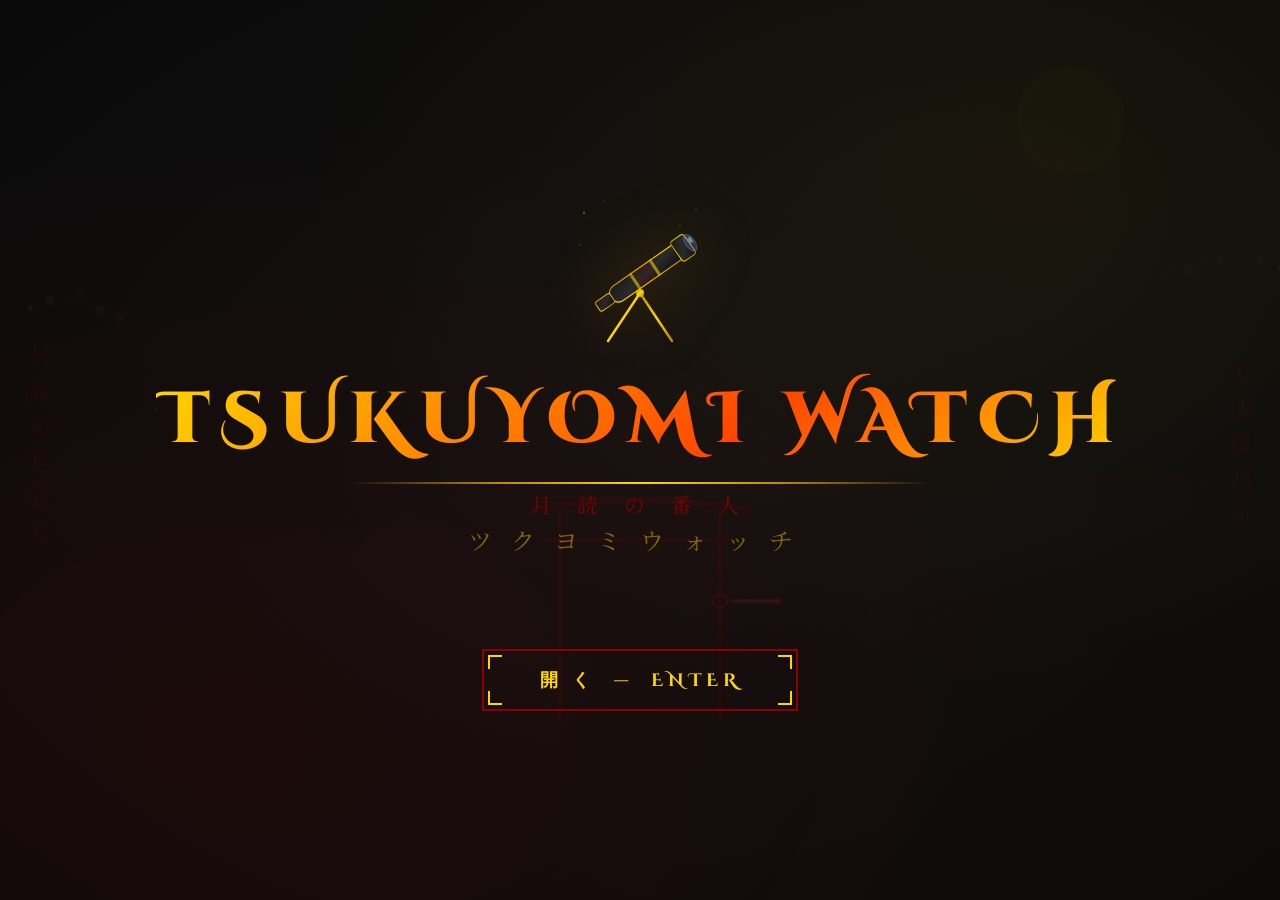
<file: index.html>
<!DOCTYPE html>
<html lang="en">
<head>
  <meta charset="UTF-8" />
  <meta name="viewport" content="width=device-width, initial-scale=1.0" />
  <title>TSUKUYOMI WATCH</title>
  <style>
    /* ═══════════════════════════════════════════
       FONTS
    ═══════════════════════════════════════════ */
    @import url('https://fonts.googleapis.com/css2?family=Cinzel+Decorative:wght@400;700;900&family=Noto+Serif+JP:wght@400;700;900&family=Sawarabi+Mincho&display=swap');

    /* ═══════════════════════════════════════════
       RESET & BASE
    ═══════════════════════════════════════════ */
    *, *::before, *::after { margin: 0; padding: 0; box-sizing: border-box; }

    body {
      min-height: 100vh;
      overflow-x: hidden;
      background: #0a0a0a;
      color: #f5e6c8;
      font-family: 'Sawarabi Mincho', 'Noto Serif JP', serif;
    }

    /* ═══════════════════════════════════════════
       BACKGROUND — layered ink-wash + torii
    ═══════════════════════════════════════════ */
    .bg-layer {
      position: fixed; inset: 0; z-index: 0; pointer-events: none;
    }

    /* ink-wash gradient */
    .bg-ink {
      background:
        radial-gradient(ellipse at 20% 80%, rgba(139,0,0,0.12) 0%, transparent 60%),
        radial-gradient(ellipse at 80% 20%, rgba(184,134,11,0.08) 0%, transparent 50%),
        radial-gradient(ellipse at 50% 50%, #111 0%, #0a0a0a 100%);
    }

    /* SVG scene layer */
    .bg-scene { opacity: 0.18; }

    /* floating cherry-blossom petals */
    .petal {
      position: fixed;
      width: 12px; height: 12px;
      background: radial-gradient(ellipse at 30% 30%, #ffb7c5, #c9506b);
      border-radius: 50% 0 50% 0;
      opacity: 0;
      z-index: 1;
      pointer-events: none;
      animation: petalFall linear infinite;
    }

    @keyframes petalFall {
      0%   { opacity: 0; transform: translateY(-20px) rotate(0deg) scale(0.8); }
      10%  { opacity: 0.7; }
      90%  { opacity: 0.5; }
      100% { opacity: 0; transform: translateY(105vh) rotate(720deg) scale(0.4); }
    }

    /* ═══════════════════════════════════════════
       MAIN CONTENT
    ═══════════════════════════════════════════ */
    .main-wrapper {
      position: relative;
      z-index: 2;
      display: flex;
      flex-direction: column;
      align-items: center;
      justify-content: center;
      min-height: 100vh;
      padding: 2rem;
      text-align: center;
    }

    /* ── Telescope SVG ── */
    .telescope-container {
      margin-bottom: 1.2rem;
      filter: drop-shadow(0 0 30px rgba(184,134,11,0.3));
      animation: floatTelescope 4s ease-in-out infinite;
    }

    @keyframes floatTelescope {
      0%, 100% { transform: translateY(0); }
      50%      { transform: translateY(-10px); }
    }

    /* ── App Title ── */
    .app-title {
      font-family: 'Cinzel Decorative', serif;
      font-size: clamp(2.2rem, 6vw, 4.5rem);
      font-weight: 900;
      letter-spacing: 0.15em;
      background: linear-gradient(135deg, #ffd700 0%, #ff4500 30%, #ffd700 50%, #ff4500 70%, #ffd700 100%);
      background-size: 200% 200%;
      -webkit-background-clip: text;
      -webkit-text-fill-color: transparent;
      background-clip: text;
      animation: shimmerGold 4s ease-in-out infinite;
      text-shadow: none;
      position: relative;
    }

    .app-title::after {
      content: '';
      display: block;
      width: 60%;
      height: 2px;
      margin: 0.8rem auto 0;
      background: linear-gradient(90deg, transparent, #b8860b, #ffd700, #b8860b, transparent);
    }

    @keyframes shimmerGold {
      0%   { background-position: 0% 50%; }
      50%  { background-position: 100% 50%; }
      100% { background-position: 0% 50%; }
    }

    /* subtitle kanji */
    .subtitle {
      font-family: 'Noto Serif JP', serif;
      font-size: clamp(0.9rem, 2vw, 1.3rem);
      color: #8b0000;
      letter-spacing: 0.5em;
      margin-top: 0.3rem;
      opacity: 0.85;
    }

    .subtitle-jp {
      font-family: 'Noto Serif JP', serif;
      font-size: clamp(1rem, 2.5vw, 1.5rem);
      color: rgba(255,215,0,0.45);
      letter-spacing: 0.8em;
      margin-top: 0.2rem;
    }

    /* ── Katana divider ── */
    .katana-divider {
      width: min(320px, 80vw);
      margin: 2rem auto;
      opacity: 0.5;
    }

    /* ── Enter Button ── */
    .enter-btn {
      position: relative;
      padding: 1rem 3.5rem;
      font-family: 'Cinzel Decorative', serif;
      font-size: 1.15rem;
      font-weight: 700;
      letter-spacing: 0.25em;
      color: #ffd700;
      background: transparent;
      border: 2px solid #8b0000;
      cursor: pointer;
      overflow: hidden;
      transition: all 0.4s ease;
    }

    .enter-btn::before {
      content: '';
      position: absolute; inset: 0;
      background: linear-gradient(135deg, rgba(139,0,0,0.3), rgba(184,134,11,0.15));
      opacity: 0;
      transition: opacity 0.4s ease;
    }

    .enter-btn:hover::before { opacity: 1; }

    .enter-btn:hover {
      border-color: #ffd700;
      box-shadow:
        0 0 20px rgba(255,215,0,0.15),
        inset 0 0 20px rgba(139,0,0,0.1);
      transform: scale(1.04);
    }

    .enter-btn span { position: relative; z-index: 1; }

    /* corner accents on button */
    .enter-btn .corner {
      position: absolute;
      width: 14px; height: 14px;
      border-color: #ffd700;
      border-style: solid;
      transition: all 0.4s ease;
    }
    .enter-btn .corner.tl { top: 4px; left: 4px; border-width: 2px 0 0 2px; }
    .enter-btn .corner.tr { top: 4px; right: 4px; border-width: 2px 2px 0 0; }
    .enter-btn .corner.bl { bottom: 4px; left: 4px; border-width: 0 0 2px 2px; }
    .enter-btn .corner.br { bottom: 4px; right: 4px; border-width: 0 2px 2px 0; }

    .enter-btn:hover .corner { width: 20px; height: 20px; }

    /* ═══════════════════════════════════════════
       MODAL OVERLAY
    ═══════════════════════════════════════════ */
    .modal-overlay {
      position: fixed; inset: 0;
      z-index: 100;
      display: flex; align-items: center; justify-content: center;
      background: rgba(0,0,0,0.85);
      backdrop-filter: blur(6px);
      opacity: 0;
      visibility: hidden;
      transition: opacity 0.5s ease, visibility 0.5s ease;
    }

    .modal-overlay.active {
      opacity: 1; visibility: visible;
    }

    .modal-box {
      position: relative;
      width: min(650px, 92vw);
      background:
        linear-gradient(145deg, rgba(20,10,10,0.97), rgba(10,5,5,0.99));
      border: 1px solid rgba(139,0,0,0.5);
      padding: 2.5rem 2rem 2rem;
      transform: translateY(30px) scale(0.95);
      transition: transform 0.5s ease;
    }

    .modal-overlay.active .modal-box {
      transform: translateY(0) scale(1);
    }

    /* decorative corners */
    .modal-box::before, .modal-box::after {
      content: '';
      position: absolute;
      width: 30px; height: 30px;
      border-color: #ffd700;
      border-style: solid;
    }
    .modal-box::before { top: 8px; left: 8px; border-width: 2px 0 0 2px; }
    .modal-box::after  { bottom: 8px; right: 8px; border-width: 0 2px 2px 0; }

    .modal-title {
      font-family: 'Cinzel Decorative', serif;
      font-size: 1.3rem;
      color: #ffd700;
      text-align: center;
      letter-spacing: 0.2em;
      margin-bottom: 1.8rem;
    }

    .modal-title::after {
      content: '';
      display: block;
      width: 50%;
      height: 1px;
      margin: 0.6rem auto 0;
      background: linear-gradient(90deg, transparent, #8b0000, transparent);
    }

    /* close button */
    .modal-close {
      position: absolute; top: 12px; right: 16px;
      background: none; border: none;
      color: #8b0000;
      font-size: 1.8rem;
      cursor: pointer;
      transition: color 0.3s, transform 0.3s;
      font-family: serif;
      line-height: 1;
    }
    .modal-close:hover { color: #ffd700; transform: rotate(90deg); }

    /* ── Navigation Table ── */
    .nav-table {
      width: 100%;
      border-collapse: collapse;
    }

    .nav-table tr {
      transition: background 0.3s ease;
    }

    .nav-table tr:hover {
      background: rgba(139,0,0,0.15);
    }

    .nav-table td {
      padding: 0;
    }

    .nav-link {
      display: flex;
      align-items: center;
      gap: 1rem;
      padding: 1rem 1.2rem;
      text-decoration: none;
      color: #f5e6c8;
      border-bottom: 1px solid rgba(139,0,0,0.2);
      transition: all 0.3s ease;
    }

    .nav-link:hover {
      color: #ffd700;
      padding-left: 1.8rem;
    }

    .nav-link:hover .nav-icon { color: #ffd700; }

    .nav-icon {
      font-size: 1.6rem;
      width: 40px;
      text-align: center;
      color: #8b0000;
      transition: color 0.3s ease;
      flex-shrink: 0;
    }

    .nav-info { flex: 1; }

    .nav-name {
      font-family: 'Cinzel Decorative', serif;
      font-size: 1rem;
      font-weight: 700;
      letter-spacing: 0.1em;
    }

    .nav-desc {
      font-size: 0.78rem;
      color: rgba(245,230,200,0.5);
      margin-top: 0.15rem;
    }

    .nav-arrow {
      color: rgba(139,0,0,0.4);
      font-size: 1.1rem;
      transition: all 0.3s ease;
    }

    .nav-link:hover .nav-arrow {
      color: #ffd700;
      transform: translateX(4px);
    }

    /* ═══════════════════════════════════════════
       DECORATIVE SIDE KANJI
    ═══════════════════════════════════════════ */
    .side-kanji {
      position: fixed;
      font-family: 'Noto Serif JP', serif;
      font-size: 1.4rem;
      writing-mode: vertical-rl;
      color: rgba(139,0,0,0.12);
      letter-spacing: 0.6em;
      z-index: 1;
      pointer-events: none;
      user-select: none;
    }
    .side-kanji.left  { left: 1.5rem; top: 50%; transform: translateY(-50%); }
    .side-kanji.right { right: 1.5rem; top: 50%; transform: translateY(-50%); }

    /* ═══════════════════════════════════════════
       RESPONSIVE
    ═══════════════════════════════════════════ */
    @media (max-width: 600px) {
      .side-kanji { display: none; }
      .modal-box  { padding: 2rem 1rem 1.5rem; }
      .nav-name   { font-size: 0.88rem; }
    }
  </style>
</head>
<body>

  <!-- ╔═══════════════════════════════════════╗
       ║        BACKGROUND LAYERS              ║
       ╚═══════════════════════════════════════╝ -->

  <!-- Ink-wash gradient -->
  <div class="bg-layer bg-ink"></div>

  <!-- SVG scene: torii gate + mountains -->
  <div class="bg-layer bg-scene">
    <svg xmlns="http://www.w3.org/2000/svg" viewBox="0 0 1440 900" preserveAspectRatio="xMidYMax slice"
         width="100%" height="100%" style="position:absolute;bottom:0;">
      <!-- distant mountains (ink-wash) -->
      <path d="M0 700 Q200 450 400 580 Q550 420 720 520 Q900 380 1100 500 Q1250 420 1440 550 L1440 900 L0 900Z"
            fill="rgba(40,20,20,0.5)" />
      <path d="M0 750 Q300 550 600 650 Q800 520 1000 620 Q1200 530 1440 630 L1440 900 L0 900Z"
            fill="rgba(30,15,15,0.6)" />

      <!-- torii gate -->
      <g transform="translate(720,520)" fill="none" stroke="#8b0000" stroke-width="4" opacity="0.7">
        <!-- pillars -->
        <line x1="-80" y1="0" x2="-80" y2="200" />
        <line x1="80"  y1="0" x2="80"  y2="200" />
        <!-- top beam (kasagi) -->
        <path d="M-110,-10 Q0,-30 110,-10" stroke-width="6" />
        <!-- lower beam (nuki) -->
        <line x1="-95" y1="20" x2="95" y2="20" stroke-width="4" />
        <!-- small pillar extensions -->
        <line x1="-80" y1="0"  x2="-80" y2="-15" />
        <line x1="80"  y1="0"  x2="80"  y2="-15" />
      </g>

      <!-- cherry blossom branches (left) -->
      <g opacity="0.3">
        <path d="M0 300 Q60 280 120 310 Q160 290 200 320" stroke="#5a2a2a" stroke-width="2" fill="none"/>
        <circle cx="130" cy="300" r="4" fill="#ffb7c5" opacity="0.6"/>
        <circle cx="160" cy="295" r="3" fill="#ffb7c5" opacity="0.5"/>
        <circle cx="180" cy="310" r="5" fill="#ffb7c5" opacity="0.4"/>
        <circle cx="110" cy="308" r="3" fill="#ffb7c5" opacity="0.7"/>
        <circle cx="200" cy="318" r="4" fill="#ffb7c5" opacity="0.3"/>
      </g>

      <!-- cherry blossom branches (right) -->
      <g opacity="0.25">
        <path d="M1440 250 Q1380 240 1320 270 Q1280 250 1240 280" stroke="#5a2a2a" stroke-width="2" fill="none"/>
        <circle cx="1340" cy="260" r="4" fill="#ffb7c5" opacity="0.6"/>
        <circle cx="1300" cy="258" r="3" fill="#ffb7c5" opacity="0.5"/>
        <circle cx="1270" cy="272" r="5" fill="#ffb7c5" opacity="0.4"/>
        <circle cx="1360" cy="268" r="3" fill="#ffb7c5" opacity="0.7"/>
      </g>

      <!-- moon -->
      <circle cx="1150" cy="120" r="55" fill="rgba(255,215,0,0.06)" />
      <circle cx="1150" cy="120" r="50" fill="none" stroke="rgba(255,215,0,0.1)" stroke-width="1" />
    </svg>
  </div>

  <!-- Cherry blossom petals (generated by JS) -->
  <div id="petals-container"></div>

  <!-- Side kanji (decorative) -->
  <div class="side-kanji left">月読の見張り</div>
  <div class="side-kanji right">天体観測所</div>

  <!-- ╔═══════════════════════════════════════╗
       ║         MAIN CONTENT                  ║
       ╚═══════════════════════════════════════╝ -->
  <div class="main-wrapper">

    <!-- Telescope Graphic -->
    <div class="telescope-container">
      <svg xmlns="http://www.w3.org/2000/svg" viewBox="0 0 200 200" width="160" height="160">
        <defs>
          <linearGradient id="goldShine" x1="0%" y1="0%" x2="100%" y2="100%">
            <stop offset="0%"   stop-color="#b8860b" />
            <stop offset="50%"  stop-color="#ffd700" />
            <stop offset="100%" stop-color="#b8860b" />
          </linearGradient>
          <linearGradient id="bodyGrad" x1="0%" y1="0%" x2="100%" y2="100%">
            <stop offset="0%"   stop-color="#1a1a1a" />
            <stop offset="50%"  stop-color="#2a2a2a" />
            <stop offset="100%" stop-color="#111" />
          </linearGradient>
          <filter id="glow">
            <feGaussianBlur stdDeviation="3" result="blur" />
            <feMerge>
              <feMergeNode in="blur" />
              <feMergeNode in="SourceGraphic" />
            </feMerge>
          </filter>
        </defs>

        <!-- tripod legs -->
        <line x1="100" y1="130" x2="60"  y2="190" stroke="url(#goldShine)" stroke-width="3" stroke-linecap="round"/>
        <line x1="100" y1="130" x2="140" y2="190" stroke="url(#goldShine)" stroke-width="3" stroke-linecap="round"/>
        <line x1="100" y1="130" x2="100" y2="192" stroke="url(#goldShine)" stroke-width="3" stroke-linecap="round"/>

        <!-- tripod junction -->
        <circle cx="100" cy="130" r="5" fill="url(#goldShine)" />

        <!-- telescope body -->
        <g transform="rotate(-35, 100, 110)">
          <!-- main barrel -->
          <rect x="55" y="100" width="110" height="22" rx="11" fill="url(#bodyGrad)"
                stroke="url(#goldShine)" stroke-width="1.5"/>

          <!-- lens hood (front) -->
          <rect x="155" y="96" width="20" height="30" rx="4" fill="url(#bodyGrad)"
                stroke="url(#goldShine)" stroke-width="1.2"/>

          <!-- lens glass -->
          <ellipse cx="176" cy="111" rx="6" ry="12" fill="rgba(100,149,237,0.25)"
                   stroke="rgba(100,149,237,0.5)" stroke-width="1"/>

          <!-- lens flare -->
          <ellipse cx="178" cy="108" rx="2" ry="4" fill="rgba(173,216,230,0.5)" filter="url(#glow)"/>

          <!-- eyepiece -->
          <rect x="35" y="104" width="22" height="14" rx="3" fill="url(#bodyGrad)"
                stroke="url(#goldShine)" stroke-width="1.2"/>

          <!-- gold band decorations -->
          <rect x="90" y="99" width="4" height="24" rx="1" fill="url(#goldShine)" opacity="0.6"/>
          <rect x="120" y="99" width="4" height="24" rx="1" fill="url(#goldShine)" opacity="0.6"/>

          <!-- red accent band (Japanese style) -->
          <rect x="100" y="102" width="14" height="18" rx="2" fill="none"
                stroke="#8b0000" stroke-width="1.5" opacity="0.7"/>

          <!-- small kanji on body -->
          <text x="105" y="115" font-family="'Noto Serif JP', serif" font-size="8"
                fill="#8b0000" opacity="0.6" text-anchor="middle">月</text>
        </g>

        <!-- stars around telescope -->
        <circle cx="30"  cy="30"  r="1.5" fill="#ffd700" opacity="0.6">
          <animate attributeName="opacity" values="0.6;0.2;0.6" dur="3s" repeatCount="indefinite"/>
        </circle>
        <circle cx="170" cy="25"  r="1"   fill="#ffd700" opacity="0.4">
          <animate attributeName="opacity" values="0.4;0.1;0.4" dur="2.5s" repeatCount="indefinite"/>
        </circle>
        <circle cx="25"  cy="70"  r="1.2" fill="#ffd700" opacity="0.5">
          <animate attributeName="opacity" values="0.5;0.15;0.5" dur="4s" repeatCount="indefinite"/>
        </circle>
        <circle cx="175" cy="65"  r="0.8" fill="#ffd700" opacity="0.3">
          <animate attributeName="opacity" values="0.3;0.1;0.3" dur="3.5s" repeatCount="indefinite"/>
        </circle>
        <circle cx="55"  cy="15"  r="1"   fill="#ffd700" opacity="0.45">
          <animate attributeName="opacity" values="0.45;0.1;0.45" dur="2.8s" repeatCount="indefinite"/>
        </circle>
        <circle cx="150" cy="45"  r="1.3" fill="#ffd700" opacity="0.35">
          <animate attributeName="opacity" values="0.35;0.1;0.35" dur="3.2s" repeatCount="indefinite"/>
        </circle>
      </svg>
    </div>

    <!-- App Title -->
    <h1 class="app-title">TSUKUYOMI WATCH</h1>
    <p class="subtitle">月 読 の 番 人</p>
    <p class="subtitle-jp">ツクヨミウォッチ</p>

    <!-- Katana Divider -->
    <div class="katana-divider">
      <svg viewBox="0 0 320 24" xmlns="http://www.w3.org/2000/svg">
        <!-- blade -->
        <line x1="20" y1="12" x2="300" y2="12" stroke="url(#katanaBlade)" stroke-width="1.5" stroke-linecap="round"/>
        <!-- tsuba (guard) -->
        <ellipse cx="240" cy="12" rx="8" ry="6" fill="none" stroke="#8b0000" stroke-width="1.2"/>
        <!-- handle wrapping -->
        <line x1="252" y1="12" x2="300" y2="12" stroke="#3a1a1a" stroke-width="4" stroke-linecap="round"/>
        <line x1="258" y1="10" x2="258" y2="14" stroke="#8b0000" stroke-width="0.8"/>
        <line x1="266" y1="10" x2="266" y2="14" stroke="#8b0000" stroke-width="0.8"/>
        <line x1="274" y1="10" x2="274" y2="14" stroke="#8b0000" stroke-width="0.8"/>
        <line x1="282" y1="10" x2="282" y2="14" stroke="#8b0000" stroke-width="0.8"/>
        <line x1="290" y1="10" x2="290" y2="14" stroke="#8b0000" stroke-width="0.8"/>
        <!-- pommel -->
        <circle cx="298" cy="12" r="3" fill="#8b0000" opacity="0.6"/>
        <defs>
          <linearGradient id="katanaBlade" x1="0%" y1="0%" x2="100%" y2="0%">
            <stop offset="0%"  stop-color="transparent"/>
            <stop offset="20%" stop-color="rgba(192,192,192,0.5)"/>
            <stop offset="80%" stop-color="rgba(255,215,0,0.4)"/>
            <stop offset="100%" stop-color="rgba(184,134,11,0.6)"/>
          </linearGradient>
        </defs>
      </svg>
    </div>

    <!-- Enter Button -->
    <button class="enter-btn" id="enterBtn" aria-label="Open Navigation">
      <span class="corner tl"></span>
      <span class="corner tr"></span>
      <span class="corner bl"></span>
      <span class="corner br"></span>
      <span>開 く &nbsp;—&nbsp; ENTER</span>
    </button>
  </div>

  <!-- ╔═══════════════════════════════════════╗
       ║         NAVIGATION MODAL              ║
       ╚═══════════════════════════════════════╝ -->
  <div class="modal-overlay" id="modalOverlay">
    <div class="modal-box">
      <button class="modal-close" id="modalClose" aria-label="Close">&times;</button>

      <h2 class="modal-title">— 道 標 — <br><small style="font-size:0.65em;letter-spacing:0.15em;color:#8b0000;">NAVIGATION</small></h2>

      <table class="nav-table">
        <tbody>

          <tr>
            <td>
              <a href="watchtower.html" class="nav-link">
                <span class="nav-icon">⛩️</span>
                <div class="nav-info">
                  <div class="nav-name">The Watchtower</div>
                  <div class="nav-desc">Oversee the celestial domain</div>
                </div>
                <span class="nav-arrow">›</span>
              </a>
            </td>
          </tr>

          <tr>
            <td>
              <a href="celestial-scroll.html" class="nav-link">
                <span class="nav-icon">📜</span>
                <div class="nav-info">
                  <div class="nav-name">The Celestial Scroll</div>
                  <div class="nav-desc">Ancient records of the heavens</div>
                </div>
                <span class="nav-arrow">›</span>
              </a>
            </td>
          </tr>

          <tr>
            <td>
              <a href="spirit-lens.html" class="nav-link">
                <span class="nav-icon">🔮</span>
                <div class="nav-info">
                  <div class="nav-name">The Spirit Lens</div>
                  <div class="nav-desc">Peer beyond the visible realm</div>
                </div>
                <span class="nav-arrow">›</span>
              </a>
            </td>
          </tr>

        </tbody>
      </table>
    </div>
  </div>

  <!-- ╔═══════════════════════════════════════╗
       ║           JAVASCRIPT                  ║
       ╚═══════════════════════════════════════╝ -->
  <script>
    // ── Modal logic ──
    const enterBtn    = document.getElementById('enterBtn');
    const modalOverlay = document.getElementById('modalOverlay');
    const modalClose   = document.getElementById('modalClose');

    enterBtn.addEventListener('click', () => {
      modalOverlay.classList.add('active');
    });

    modalClose.addEventListener('click', () => {
      modalOverlay.classList.remove('active');
    });

    modalOverlay.addEventListener('click', (e) => {
      if (e.target === modalOverlay) {
        modalOverlay.classList.remove('active');
      }
    });

    document.addEventListener('keydown', (e) => {
      if (e.key === 'Escape') {
        modalOverlay.classList.remove('active');
      }
    });

    // ── Cherry blossom petal generator ──
    function createPetal() {
      const container = document.getElementById('petals-container');
      const petal = document.createElement('div');
      petal.classList.add('petal');

      const startX  = Math.random() * window.innerWidth;
      const size    = 8 + Math.random() * 10;
      const duration = 8 + Math.random() * 12;
      const delay   = Math.random() * 15;
      const swayAmt = 60 + Math.random() * 100;

      petal.style.left = startX + 'px';
      petal.style.width  = size + 'px';
      petal.style.height = size + 'px';
      petal.style.animationDuration = duration + 's';
      petal.style.animationDelay    = delay + 's';

      // horizontal sway via CSS custom keyframes isn't trivial,
      // so we set a random horizontal drift with inline transform origin
      petal.style.setProperty('--sway', swayAmt + 'px');

      container.appendChild(petal);

      // remove & recreate after animation
      setTimeout(() => {
        petal.remove();
        createPetal();
      }, (duration + delay) * 1000);
    }

    // spawn initial petals
    const petalCount = Math.min(18, Math.floor(window.innerWidth / 80));
    for (let i = 0; i < petalCount; i++) {
      createPetal();
    }
  </script>
</body>
</html>
</file>
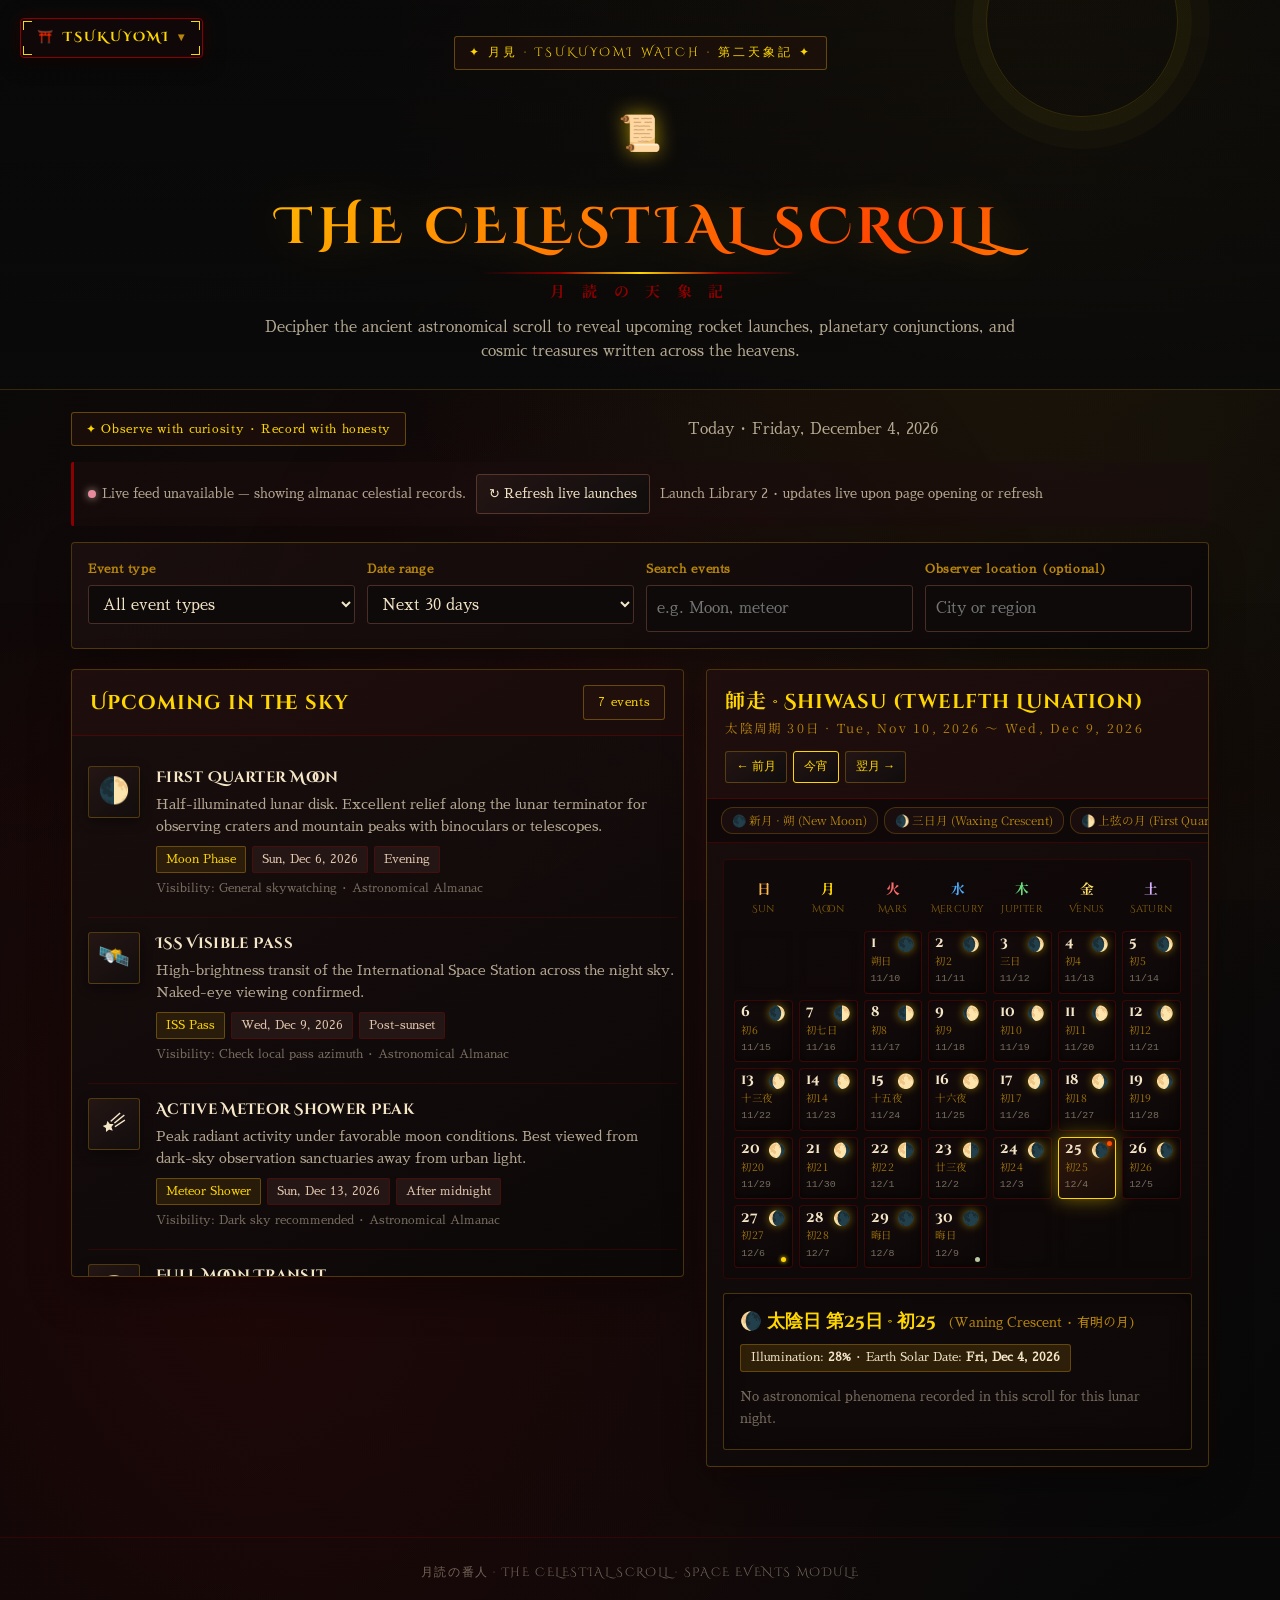
<file: celestial-scroll(1).html>
<!doctype html>
<html lang="en">
<head>
<meta charset="utf-8">
<meta name="viewport" content="width=device-width,initial-scale=1">
<title>Space Events — The Celestial Scroll · 天象記</title>
<link rel="stylesheet" href="page-transitions.css">
<script src="page-transitions.js" defer></script>
<style>
@import url('https://fonts.googleapis.com/css2?family=Cinzel+Decorative:wght@400;700;900&family=Noto+Serif+JP:wght@400;700;900&family=Sawarabi+Mincho&display=swap');
:root{
  --bg:#0a0a0a;
  --bg-deep:#0a0a0a;
  --line:rgba(184,134,11,.35);
  --gold:#ffd700;
  --gold-dark:#b8860b;
  --gold-dim:#b8860b;
  --vermilion:#8b0000;
  --red:#8b0000;
  --cream:#f5e6c8;
  --text-main:#f5e6c8;
  --muted:rgba(245,230,200,.72);
  --text-muted:rgba(245,230,200,.72);
  --dim:rgba(245,230,200,.45);
  --pink:#c9506b;
  --card-bg:linear-gradient(150deg,rgba(26,14,14,.96),rgba(12,8,8,.98));
  --font-body:'Sawarabi Mincho', 'Noto Serif JP', serif;
}
*{box-sizing:border-box}
html{scroll-behavior:smooth}
body{
  margin:0;
  min-height:100vh;
  overflow-x:hidden;
  color:var(--cream);
  font:15px/1.65 'Sawarabi Mincho','Noto Serif JP',serif;
  background:
    radial-gradient(ellipse at 18% 80%,rgba(139,0,0,.15),transparent 55%),
    radial-gradient(ellipse at 82% 10%,rgba(184,134,11,.10),transparent 45%),
    radial-gradient(ellipse at 50% 50%,#110a0a 0%,#080808 100%);
  position:relative;
}
body:before{
  content:"";
  position:fixed;
  inset:0;
  pointer-events:none;
  z-index:0;
  opacity:.22;
  background:linear-gradient(180deg,transparent 65%,rgba(70,20,20,.3)),radial-gradient(ellipse at 50% 110%,#381313,transparent 55%);
}
header,main,footer{position:relative;z-index:1}


/* ═══════════════════════════════════════════
   TOP-LEFT TSUKUYOMI DROPDOWN NAVIGATION MENU
═══════════════════════════════════════════ */
.tsukuyomi-nav-dropdown {
  position: fixed;
  top: 18px;
  left: 20px;
  z-index: 1000;
  font-family: 'Cinzel Decorative', serif;
}

.nav-dropdown-trigger {
  position: relative;
  display: inline-flex;
  align-items: center;
  gap: 8px;
  padding: 8px 16px;
  font-family: 'Cinzel Decorative', serif;
  font-size: 0.82rem;
  font-weight: 700;
  letter-spacing: 0.16em;
  color: var(--gold);
  background: rgba(18, 9, 9, 0.92);
  border: 1.5px solid var(--red);
  border-radius: 4px;
  cursor: pointer;
  transition: all 0.35s ease;
  backdrop-filter: blur(12px);
  box-shadow: 0 4px 20px rgba(0, 0, 0, 0.7), 0 0 16px rgba(139, 0, 0, 0.3);
}

.nav-dropdown-trigger:hover,
.tsukuyomi-nav-dropdown.open .nav-dropdown-trigger {
  border-color: var(--gold);
  color: var(--gold);
  box-shadow: 0 0 24px rgba(255, 215, 0, 0.35), inset 0 0 16px rgba(139, 0, 0, 0.3);
  transform: translateY(-1px);
}

.nav-trigger-arrow {
  font-size: 0.72rem;
  transition: transform 0.3s ease;
  color: var(--gold-dim);
}

.tsukuyomi-nav-dropdown.open .nav-trigger-arrow {
  transform: rotate(180deg);
  color: var(--gold);
}

.nav-dropdown-trigger .corner {
  position: absolute;
  width: 9px;
  height: 9px;
  border-color: var(--gold);
  border-style: solid;
  transition: all 0.3s ease;
}
.nav-dropdown-trigger .corner.tl { top: 2px; left: 2px; border-width: 1.5px 0 0 1.5px; }
.nav-dropdown-trigger .corner.tr { top: 2px; right: 2px; border-width: 1.5px 1.5px 0 0; }
.nav-dropdown-trigger .corner.bl { bottom: 2px; left: 2px; border-width: 0 0 1.5px 1.5px; }
.nav-dropdown-trigger .corner.br { bottom: 2px; right: 2px; border-width: 0 1.5px 1.5px 0; }

.nav-dropdown-trigger:hover .corner,
.tsukuyomi-nav-dropdown.open .corner {
  width: 13px;
  height: 13px;
}

.nav-dropdown-menu {
  position: absolute;
  top: calc(100% + 8px);
  left: 0;
  width: 310px;
  background: linear-gradient(155deg, rgba(22, 11, 11, 0.98), rgba(11, 6, 6, 0.99));
  border: 1.5px solid rgba(184, 134, 11, 0.45);
  border-radius: 4px;
  box-shadow: 0 18px 45px rgba(0, 0, 0, 0.85), 0 0 25px rgba(139, 0, 0, 0.3);
  backdrop-filter: blur(14px);
  padding: 8px 0;
  opacity: 0;
  visibility: hidden;
  transform: translateY(-8px);
  transition: opacity 0.28s ease, transform 0.28s cubic-bezier(0.2, 0.8, 0.2, 1), visibility 0.28s ease;
  pointer-events: none;
}

.tsukuyomi-nav-dropdown.open .nav-dropdown-menu {
  opacity: 1;
  visibility: visible;
  transform: translateY(0);
  pointer-events: auto;
}

.nav-dropdown-header {
  font-family: 'Cinzel Decorative', serif;
  font-size: 0.68rem;
  letter-spacing: 0.2em;
  color: var(--gold-dim);
  text-align: center;
  padding: 8px 12px 10px;
  border-bottom: 1px solid rgba(139, 0, 0, 0.3);
}

.nav-menu-item {
  display: flex;
  align-items: center;
  gap: 12px;
  padding: 10px 16px;
  text-decoration: none;
  color: var(--cream);
  border-bottom: 1px solid rgba(139, 0, 0, 0.15);
  transition: all 0.25s ease;
}

.nav-menu-item:last-child {
  border-bottom: none;
}

.nav-menu-item:hover {
  background: rgba(139, 0, 0, 0.2);
  color: var(--gold);
  padding-left: 20px;
}

.nav-menu-item.active {
  background: rgba(184, 134, 11, 0.12);
  border-left: 3px solid var(--gold);
}

.nav-menu-icon {
  font-size: 1.3rem;
  width: 28px;
  text-align: center;
  flex-shrink: 0;
}

.nav-menu-info {
  flex: 1;
}

.nav-menu-title {
  font-family: 'Cinzel Decorative', serif;
  font-size: 0.84rem;
  font-weight: 700;
  letter-spacing: 0.08em;
  color: var(--cream);
  transition: color 0.25s ease;
}

.nav-menu-item:hover .nav-menu-title,
.nav-menu-item.active .nav-menu-title {
  color: var(--gold);
}

.nav-menu-desc {
  font-family: 'Sawarabi Mincho', 'Noto Serif JP', serif;
  font-size: 0.72rem;
  color: var(--muted);
  margin-top: 1px;
}

.nav-menu-arrow {
  color: rgba(184, 134, 11, 0.5);
  font-size: 1.1rem;
  transition: all 0.25s ease;
}

.nav-menu-item:hover .nav-menu-arrow {
  color: var(--gold);
  transform: translateX(3px);
}

.nav-menu-badge {
  font-family: 'Cinzel Decorative', serif;
  font-size: 0.62rem;
  font-weight: 700;
  letter-spacing: 0.08em;
  color: #0a0a0a;
  background: var(--gold);
  padding: 2px 6px;
  border-radius: 2px;
}

@media (max-width: 760px) {
  .tsukuyomi-nav-dropdown {
    position: static;
    display: inline-block;
    margin-bottom: 12px;
  }
}

/* ═══════════════════════════════════════════
   AUTHENTIC LUNAR CALENDAR DAY TILES & MOON PHASES
═══════════════════════════════════════════ */
.day {
  min-height: 58px;
  display: flex;
  flex-direction: column;
  justify-content: space-between;
  align-items: stretch;
  padding: 5px 6px;
  background: linear-gradient(150deg, rgba(22, 12, 12, 0.96), rgba(12, 7, 7, 0.99));
  border: 1px solid rgba(139, 0, 0, 0.35);
  border-radius: 4px;
  font-size: 0.82rem;
  position: relative;
  transition: all 0.25s cubic-bezier(0.2, 0.8, 0.2, 1);
  cursor: pointer;
  box-shadow: inset 0 0 10px rgba(0, 0, 0, 0.5);
}

.day:hover {
  border-color: var(--gold);
  transform: translateY(-2px);
  box-shadow: 0 0 16px rgba(255, 215, 0, 0.25), inset 0 0 10px rgba(139, 0, 0, 0.3);
  z-index: 5;
}

.day.dim {
  opacity: 0.32;
}

.day.today {
  border-color: var(--gold);
  box-shadow: 0 0 14px rgba(255, 215, 0, 0.35);
}

.day.today::before {
  content: '';
  position: absolute;
  top: 3px;
  right: 3px;
  width: 5px;
  height: 5px;
  border-radius: 50%;
  background: #ff4500;
  box-shadow: 0 0 6px #ff4500;
}

.day.selected {
  background: linear-gradient(150deg, rgba(48, 25, 14, 0.98), rgba(24, 12, 8, 0.99));
  border-color: var(--gold);
  box-shadow: 0 0 20px rgba(255, 215, 0, 0.45);
}

.day-top {
  display: flex;
  justify-content: space-between;
  align-items: center;
  width: 100%;
}

.day-num {
  font-family: 'Cinzel Decorative', serif;
  font-weight: 700;
  font-size: 0.86rem;
  line-height: 1;
  color: var(--cream);
}

.lunar-phase-icon {
  font-size: 0.88rem;
  line-height: 1;
  filter: drop-shadow(0 0 4px rgba(255, 215, 0, 0.45));
}

.lunar-day-name {
  font-family: 'Noto Serif JP', serif;
  font-size: 0.65rem;
  color: rgba(184, 134, 11, 0.88);
  letter-spacing: 0.05em;
  text-align: left;
  margin: 1px 0 2px;
}

.day-bottom {
  display: flex;
  justify-content: space-between;
  align-items: flex-end;
  width: 100%;
}


header{
  padding:36px max(5vw,22px) 26px;
  text-align:center;
  border-bottom:1px solid rgba(184,134,11,.25);
  background:linear-gradient(180deg,rgba(10,10,10,.45),rgba(10,10,10,.88));
  position:relative;
  overflow:hidden;
}
header:before{
  content:"";
  position:absolute;
  width:190px;
  height:190px;
  border:1px solid rgba(255,215,0,.14);
  border-radius:50%;
  right:8%;
  top:-75px;
  box-shadow:0 0 0 14px rgba(255,215,0,.03),0 0 0 32px rgba(255,215,0,.02);
}
.eyebrow{color:var(--gold-dim);letter-spacing:.28em;text-transform:uppercase;font:700 .75rem/1.6 'Cinzel Decorative',serif}
h1,h2,h3{font-family:'Cinzel Decorative','Noto Serif JP',serif}
h1{
  font-size:clamp(1.8rem,5vw,3.2rem);
  line-height:1.25;
  letter-spacing:.1em;
  font-weight:700;
  margin:.4rem 0 .5rem;
  background:linear-gradient(135deg,#ffd700 0%,#ff4500 35%,#ffd700 55%,#ff4500 75%,#ffd700 100%);
  background-size:200% 200%;
  -webkit-background-clip:text;
  -webkit-text-fill-color:transparent;
  animation:shimmerGold 4s ease-in-out infinite;
  filter:drop-shadow(0 0 20px rgba(255,215,0,.15));
}
@keyframes shimmerGold{0%{background-position:0% 50%}50%{background-position:100% 50%}100%{background-position:0% 50%}}
h1:after{content:"";display:block;width:min(320px,65%);height:2px;margin:12px auto 0;background:linear-gradient(90deg,transparent,var(--red),var(--gold),var(--red),transparent)}
h2{font-size:clamp(1.05rem,2vw,1.25rem);font-weight:700;letter-spacing:.05em;margin:0;color:var(--gold)}
.subtitle{color:var(--muted);max-width:760px;margin:0 auto;font-size:0.92rem;}
.wrap{max-width:1240px;margin:auto;padding:22px 4vw 45px}
.topline,.panel-head{display:flex;justify-content:space-between;align-items:center;gap:12px;flex-wrap:wrap}.topline{margin-bottom:16px}
.pill{border:1px solid rgba(184,134,11,.48);color:var(--gold);background:rgba(40,20,12,.48);border-radius:3px;padding:6px 14px;font-size:.78rem;letter-spacing:.05em}
.livebar{display:flex;align-items:center;gap:10px;flex-wrap:wrap;margin:0 0 16px;color:var(--muted);font-size:.82rem;padding:12px 14px;border-left:3px solid var(--red);background:rgba(28,14,14,.55);border-radius:2px;}
.live-dot{display:inline-block;width:8px;height:8px;border-radius:50%;background:var(--gold-dim);margin-right:6px;box-shadow:0 0 8px currentColor}.live-dot.ok{background:#a4c98c}.live-dot.err{background:#e58b9d}
.controls{display:grid;grid-template-columns:repeat(4,minmax(130px,1fr));gap:12px;background:linear-gradient(145deg,rgba(28,15,15,.94),rgba(12,8,8,.97));border:1px solid var(--line);padding:16px;border-radius:4px;margin-bottom:20px;box-shadow:0 12px 35px rgba(0,0,0,.28)}
label{display:block;color:var(--gold-dim);font-size:.77rem;margin-bottom:6px;letter-spacing:.05em;font-weight:600;}
select,input{width:100%;background:#0e0a0a;color:var(--cream);border:1px solid #4a2e26;border-radius:3px;padding:10px;font:inherit;transition:border-color .25s ease,box-shadow .25s ease;}
select:focus,input:focus{border-color:var(--gold);box-shadow:0 0 10px rgba(255,215,0,.25);outline:none;}

/* ── Balanced Dual-Panel Grid Layout ── */
.layout{
  display:grid;
  grid-template-columns:1.22fr 1fr;
  gap:22px;
  align-items:start;
}
.panel{
  position:relative;
  background:var(--card-bg);
  border:1px solid var(--line);
  border-radius:4px;
  overflow:hidden;
  box-shadow:0 15px 40px rgba(0,0,0,.35),0 0 20px rgba(139,0,0,.1);
  transition:border-color .3s ease,box-shadow .3s ease;
}
.panel:hover{
  border-color:rgba(255,215,0,.45);
  box-shadow:0 18px 45px rgba(0,0,0,.45),0 0 25px rgba(184,134,11,.15);
}
.panel-head{
  padding:15px 18px;
  border-bottom:1px solid rgba(139,0,0,.4);
  background:rgba(50,15,15,.22);
}
.panel-body{padding:16px}

/* ── Fixed Scrollable Events List (Prevents Awkward Empty Half-Page) ── */
#eventList{
  max-height:540px;
  overflow-y:auto;
  padding-right:6px;
  scrollbar-width:thin;
  scrollbar-color:var(--gold-dim) rgba(20,10,10,.8);
}
#eventList::-webkit-scrollbar{width:6px}
#eventList::-webkit-scrollbar-track{background:rgba(20,10,10,.8)}
#eventList::-webkit-scrollbar-thumb{background:var(--gold-dim);border-radius:3px}

.event{
  display:grid;
  grid-template-columns:54px 1fr;
  gap:14px;
  padding:14px 0;
  border-bottom:1px solid rgba(139,0,0,.25);
  transition:background .25s ease;
}
.event:last-child{border:0}
.event:hover{background:rgba(184,134,11,.04);padding-left:4px;}
.event-icon{
  width:52px;
  height:52px;
  border:1px solid rgba(184,134,11,.35);
  border-radius:3px;
  background:linear-gradient(145deg,#241614,#120d0d);
  display:grid;
  place-items:center;
  font-size:1.6rem;
  box-shadow:0 4px 12px rgba(0,0,0,.4);
}
.event h3{margin:0 0 5px;font-size:.96rem;line-height:1.5;color:var(--cream);letter-spacing:.02em}
.event p{margin:4px 0;color:var(--muted);font-size:.86rem;line-height:1.6;}
.meta{display:flex;gap:6px;flex-wrap:wrap;margin-top:8px}
.tag{font-size:.72rem;padding:3px 9px;border-radius:2px;background:#241615;color:#e5c9b0;border:1px solid rgba(139,0,0,.35)}
.tag.gold{background:rgba(184,134,11,.14);color:var(--gold);border-color:rgba(184,134,11,.45)}
.empty{text-align:center;color:var(--muted);padding:35px 20px}
.cal-nav{display:flex;gap:7px}

button{
  background:linear-gradient(145deg,#241514,#100d0d);
  color:var(--cream);
  border:1px solid #56352a;
  border-radius:3px;
  padding:8px 12px;
  cursor:pointer;
  font:inherit;
  transition:all .25s ease;
}
button:hover{border-color:var(--gold);color:var(--gold);box-shadow:0 0 15px rgba(255,215,0,.15);transform:scale(1.02)}
button:disabled{opacity:.5;cursor:wait}

/* ═══════════════════════════════════════════
   TRADITIONAL JAPANESE LUNAR CALENDAR STYLE (旧暦・和暦風)
═══════════════════════════════════════════ */
.cal-month-wrap{
  display:flex;
  flex-direction:column;
  align-items:flex-start;
}
.cal-month-kanji{
  font-size:0.78rem;
  color:var(--gold-dim);
  letter-spacing:0.18em;
  font-family:'Noto Serif JP',serif;
}
.calendar{
  display:grid;
  grid-template-columns:repeat(7,1fr);
  gap:6px;
  background:rgba(14,8,8,.55);
  padding:10px;
  border-radius:4px;
  border:1px solid rgba(139,0,0,.25);
}
.dow{
  text-align:center;
  color:var(--gold-dim);
  padding:7px 0;
  display:flex;
  flex-direction:column;
  align-items:center;
  gap:1px;
}
.dow-k{
  font-family:'Noto Serif JP',serif;
  font-size:0.86rem;
  font-weight:700;
  color:var(--gold);
}
.dow-sub{
  font-family:'Cinzel Decorative',serif;
  font-size:0.65rem;
  letter-spacing:0.04em;
  opacity:0.75;
}
/* .day replaced by enhanced lunar calendar day */
.dots{display:flex;gap:3px;min-height:5px;}
.dot{width:5px;height:5px;border-radius:50%;background:#b9c9a1}
.dot.meteor{background:var(--pink);box-shadow:0 0 4px var(--pink)}
.dot.moon{background:var(--gold);box-shadow:0 0 4px var(--gold)}

.detail{
  margin-top:14px;
  padding:14px 16px;
  border:1px solid var(--line);
  border-radius:3px;
  color:var(--muted);
  font-size:.88rem;
  min-height:72px;
  background:rgba(18,10,10,.65);
  box-shadow:inset 0 0 20px rgba(0,0,0,.4);
  line-height:1.6;
}
.notice{
  margin-top:20px;
  padding:14px 16px;
  border-left:3px solid var(--gold-dim);
  background:rgba(30,15,15,.65);
  color:var(--muted);
  font-size:.82rem;
  border-radius:2px;
}
footer{
  text-align:center;
  color:rgba(245,230,200,.42);
  font:.72rem/1.7 'Cinzel Decorative',serif;
  letter-spacing:.14em;
  padding:25px;
  border-top:1px solid rgba(139,0,0,.25);
  margin-top:25px;
}

@media(max-width:860px){
  .layout{grid-template-columns:1fr}
  #eventList{max-height:480px;}
  .controls{grid-template-columns:repeat(2,minmax(130px,1fr))}
  header{padding-top:36px}
}
@media(max-width:480px){
  .controls{grid-template-columns:1fr}
  .wrap{padding-left:3vw;padding-right:3vw}
  .day{min-height:42px}
  .topline{align-items:flex-start}
}

#petals {
  position: fixed;
  inset: 0;
  pointer-events: none;
  z-index: 20;
}

.lunar-phases-strip {
  display: flex;
  overflow-x: auto;
  gap: 6px;
  padding: 8px 14px;
  background: rgba(14, 7, 7, 0.75);
  border-bottom: 1px solid rgba(139, 0, 0, 0.35);
  scrollbar-width: none;
}
.lunar-phases-strip::-webkit-scrollbar { display: none; }
.phase-chip {
  white-space: nowrap;
  font-size: 0.72rem;
  font-family: 'Noto Serif JP', serif;
  color: var(--gold-dim);
  background: rgba(30, 16, 16, 0.7);
  border: 1px solid rgba(184, 134, 11, 0.3);
  border-radius: 12px;
  padding: 3px 10px;
  flex-shrink: 0;
  cursor: default;
  transition: all 0.2s ease;
}
.phase-chip:hover {
  border-color: var(--gold);
  color: var(--gold);
  background: rgba(45, 20, 20, 0.85);
  box-shadow: 0 0 10px rgba(255, 215, 0, 0.2);
}

.btn-lunation {
  background: linear-gradient(145deg, #241514, #100d0d);
  color: var(--gold);
  border: 1px solid rgba(184, 134, 11, 0.4);
  border-radius: 3px;
  padding: 5px 10px;
  font-size: 0.78rem;
  font-family: 'Cinzel Decorative', serif;
  cursor: pointer;
  transition: all 0.25s ease;
}
.btn-lunation:hover {
  border-color: var(--gold);
  background: rgba(45, 20, 20, 0.9);
  box-shadow: 0 0 12px rgba(255, 215, 0, 0.25);
  transform: translateY(-1px);
}

</style>
</head>
<body>

  <!-- Sakura Falling Petals Canvas (32 Petals Site Standard) -->
  <canvas id="petals" aria-hidden="true"></canvas>

<!-- Top-Left Tsukuyomi Dropdown Navigation Menu -->
<div class="tsukuyomi-nav-dropdown" id="navDropdown">
  <button type="button" class="nav-dropdown-trigger" id="navDropdownTrigger" aria-haspopup="true" aria-expanded="false" title="Tsukuyomi Navigation Realms">
    <span class="corner tl"></span>
    <span class="corner tr"></span>
    <span class="corner bl"></span>
    <span class="corner br"></span>
    <span class="nav-trigger-icon">⛩️</span>
    <span class="nav-trigger-text">TSUKUYOMI</span>
    <span class="nav-trigger-arrow">▾</span>
  </button>
  <div class="nav-dropdown-menu" id="navDropdownMenu" role="menu">
    <div class="nav-dropdown-header">✦ 導 き · SANCTUARY REALMS ✦</div>
    <a href="index.html" class="nav-menu-item" role="menuitem">
      <span class="nav-menu-icon">🏯</span>
      <div class="nav-menu-info">
        <div class="nav-menu-title">Sanctuary Gate</div>
        <div class="nav-menu-desc">Return to the grand entrance</div>
      </div>
      <span class="nav-menu-arrow">›</span>
    </a>
    <a href="watchtower.html" class="nav-menu-item" role="menuitem">
      <span class="nav-menu-icon">⛩️</span>
      <div class="nav-menu-info">
        <div class="nav-menu-title">The Watchtower</div>
        <div class="nav-menu-desc">Celestial clarity & night sky sanctuaries</div>
      </div>
      <span class="nav-menu-arrow">›</span>
    </a>
    <a href="celestial-scroll.html" class="nav-menu-item active" role="menuitem">
      <span class="nav-menu-icon">📜</span>
      <div class="nav-menu-info">
        <div class="nav-menu-title">The Celestial Scroll</div>
        <div class="nav-menu-desc">Ancient lunar calendar & space launches</div>
      </div>
      <span class="nav-menu-badge">Current</span>
    </a>
    <a href="spirit-lens.html" class="nav-menu-item" role="menuitem">
      <span class="nav-menu-icon">🔮</span>
      <div class="nav-menu-info">
        <div class="nav-menu-title">The Spirit Lens</div>
        <div class="nav-menu-desc">Deep-space image purification & vision</div>
      </div>
      <span class="nav-menu-arrow">›</span>
    </a>
  </div>
</div>

<header>
  <div style="display:flex; justify-content:center; margin-bottom:0.6rem;">
    <div class="pill" style="font-family:'Cinzel Decorative',serif; letter-spacing:0.25em; text-transform:uppercase; font-size:0.75rem;">
      ✦ 月見 · TSUKUYOMI WATCH · 第二天象記 ✦
    </div>
  </div>

  <!-- Interactive Astrolabe Canvas Animation -->
  <div style="display:flex; justify-content:center; align-items:center; margin:0.4rem auto 0.2rem;">
    <div id="astrolabe-container" style="position:relative; width:110px; height:110px; border-radius:50%; cursor:pointer; display:flex; align-items:center; justify-content:center;" title="Interactive Celestial Astrolabe">
      <canvas id="astrolabe-canvas" width="110" height="110" style="position:absolute; inset:0;"></canvas>
      <div style="position:relative; z-index:2; font-size:2.2rem; filter:drop-shadow(0 0 10px rgba(255,215,0,0.6));">📜</div>
    </div>
  </div>

  <h1>THE CELESTIAL SCROLL</h1>
  <p style="color:#8b0000;letter-spacing:.42em;font-family:'Noto Serif JP',serif;margin:-.2rem 0 .7rem;font-weight:700;">月 読 の 天 象 記</p>
  <p class="subtitle" style="font-size:0.94rem; max-width:760px; line-height:1.6;">Decipher the ancient astronomical scroll to reveal upcoming rocket launches, planetary conjunctions, and cosmic treasures written across the heavens.</p>
</header>

<main class="wrap">
  <div class="topline">
    <span class="pill">✦ Observe with curiosity · Record with honesty</span>
    <span id="todayLabel" class="subtitle"></span>
  </div>

  <div class="livebar">
    <span id="liveStatus"><i class="live-dot"></i>Connecting to launch feed…</span>
    <button id="refreshLive" type="button">↻ Refresh live launches</button>
    <span>Launch Library 2 · updates live upon page opening or refresh</span>
  </div>

  <section class="controls" aria-label="Event filters">
    <div>
      <label for="typeFilter">Event type</label>
      <select id="typeFilter">
        <option value="all">All event types</option>
        <option>Meteor Shower</option>
        <option>Eclipse</option>
        <option>Moon Phase</option>
        <option>ISS Pass</option>
        <option>Rocket Launch</option>
      </select>
    </div>
    <div>
      <label for="rangeFilter">Date range</label>
      <select id="rangeFilter">
        <option value="30">Next 30 days</option>
        <option value="7">Next 7 days</option>
        <option value="90">Next 90 days</option>
        <option value="all">All listed dates</option>
      </select>
    </div>
    <div>
      <label for="searchBox">Search events</label>
      <input id="searchBox" type="search" placeholder="e.g. Moon, meteor">
    </div>
    <div>
      <label for="locationBox">Observer location (optional)</label>
      <input id="locationBox" placeholder="City or region">
    </div>
  </section>

  <div class="layout">
    <!-- Left Panel: Scrollable Sky Events List -->
    <section class="panel">
      <div class="panel-head">
        <h2>Upcoming in the sky</h2>
        <span id="resultCount" class="pill">0 events</span>
      </div>
      <div class="panel-body" id="eventList"></div>
    </section>

    <!-- Right Panel: Authentic Lunar Calendar (29.53-Day Synodic Cycles & 8 Moon Phases) -->
    <section class="panel">
      <div class="panel-head">
        <div class="cal-month-wrap">
          <h2 id="monthLabel">太陰暦 · 朔望月</h2>
          <span class="cal-month-kanji" id="monthKanji">朔望周期 29.53日 · Complete Lunar Cycle</span>
        </div>
        <div class="cal-nav" style="display:flex; gap:6px; align-items:center;">
          <button id="prevMonth" class="btn-lunation" aria-label="Previous lunation" title="Previous Lunar Month">← 前月</button>
          <button id="curLunationBtn" class="btn-lunation" aria-label="Current moon tonight" title="Jump to Moon Tonight" style="color:#ffd700; border-color:#ffd700;">今宵</button>
          <button id="nextMonth" class="btn-lunation" aria-label="Next lunation" title="Next Lunar Month">翌月 →</button>
        </div>
      </div>

      <!-- Eight Commonly Recognised Moon Phases Strip -->
      <div class="lunar-phases-strip" id="lunarPhasesStrip">
        <span class="phase-chip" title="Phase 1 · Day 1 (0% illumination)">🌑 新月 · 朔 (New Moon)</span>
        <span class="phase-chip" title="Phase 2 · Days 2–6 (1%–49%)">🌒 三日月 (Waxing Crescent)</span>
        <span class="phase-chip" title="Phase 3 · Days 7–8 (50%)">🌓 上弦の月 (First Quarter)</span>
        <span class="phase-chip" title="Phase 4 · Days 9–14 (51%–99%)">🌔 十三夜 (Waxing Gibbous)</span>
        <span class="phase-chip" title="Phase 5 · Days 15–16 (100%)">🌕 満月 · 望月 (Full Moon)</span>
        <span class="phase-chip" title="Phase 6 · Days 17–21 (99%–51%)">🌖 十六夜 (Waning Gibbous)</span>
        <span class="phase-chip" title="Phase 7 · Days 22–23 (50%)">🌗 下弦の月 (Last Quarter)</span>
        <span class="phase-chip" title="Phase 8 · Days 24–28 (49%–1%)">🌘 有明の月 (Waning Crescent)</span>
      </div>

      <div class="panel-body">
        <div class="calendar" id="calendar"></div>
        <div class="detail" id="dayDetail">Select any lunar day across this 29.53-day cycle to inspect astronomical phenomena.</div>
      </div>
    </section>
  </div>
</main>

<footer>月読の番人 · THE CELESTIAL SCROLL · SPACE EVENTS MODULE</footer>

<script>
const now = new Date();
const isoDay = d => `${d.getFullYear()}-${String(d.getMonth()+1).padStart(2,'0')}-${String(d.getDate()).padStart(2,'0')}`;
const plusDays = n => { let d = new Date(); d.setDate(d.getDate() + n); return isoDay(d); };

// Authentic space and lunar events (No "example" prefixes)
const events = [
  {
    date: plusDays(2),
    type: 'Moon Phase',
    name: 'First Quarter Moon',
    icon: '🌓',
    description: 'Half-illuminated lunar disk. Excellent relief along the lunar terminator for observing craters and mountain peaks with binoculars or telescopes.',
    time: 'Evening',
    visibility: 'General skywatching'
  },
  {
    date: plusDays(5),
    type: 'ISS Pass',
    name: 'ISS Visible Pass',
    icon: '🛰️',
    description: 'High-brightness transit of the International Space Station across the night sky. Naked-eye viewing confirmed.',
    time: 'Post-sunset',
    visibility: 'Check local pass azimuth'
  },
  {
    date: plusDays(9),
    type: 'Meteor Shower',
    name: 'Active Meteor Shower Peak',
    icon: '☄️',
    description: 'Peak radiant activity under favorable moon conditions. Best viewed from dark-sky observation sanctuaries away from urban light.',
    time: 'After midnight',
    visibility: 'Dark sky recommended'
  },
  {
    date: plusDays(13),
    type: 'Moon Phase',
    name: 'Full Moon Transit',
    icon: '🌕',
    description: 'Luminous Full Moon illuminating the celestial dome. Pristine target for lunar geography and telescopic exploration.',
    time: 'Around moonrise',
    visibility: 'Weather permitting'
  },
  {
    date: plusDays(18),
    type: 'Eclipse',
    name: 'Partial Lunar Eclipse',
    icon: '🌘',
    description: 'Planetary syzygy alignment. Earth shadow casting a subtle reddish-amber penumbral veil over the lunar highlands.',
    time: 'Night',
    visibility: 'Clear horizon recommended'
  },
  {
    date: plusDays(22),
    type: 'Rocket Launch',
    name: 'Orbital Launch Window',
    icon: '🚀',
    description: 'Scheduled commercial orbital ascent and payload deployment. Trajectory observation visible downrange.',
    time: 'TBD',
    visibility: 'Depends on trajectory and weather'
  },
  {
    date: plusDays(27),
    type: 'Moon Phase',
    name: 'New Moon Dark Sky Window',
    icon: '🌑',
    description: 'Moonless night offering maximum celestial contrast. Prime window for imaging the Milky Way, star clusters, and deep-sky nebulae.',
    time: 'All night',
    visibility: 'Dark-sky conditions optimal'
  }
];

const exampleEvents = events.slice();
let liveLaunchEvents = [];

const typeFilter = document.getElementById('typeFilter');
const rangeFilter = document.getElementById('rangeFilter');
const searchBox = document.getElementById('searchBox');

const fmt = s => new Date(s + 'T12:00:00').toLocaleDateString(undefined, { weekday:'short', month:'short', day:'numeric', year:'numeric' });
const typeClass = t => t === 'Meteor Shower' ? 'meteor' : t === 'Moon Phase' ? 'moon' : '';


function allEvents() {
  const nonLaunchEvents = exampleEvents.filter(e => e.type !== 'Rocket Launch');
  const launchEvents = (Array.isArray(liveLaunchEvents) && liveLaunchEvents.length > 0)
    ? liveLaunchEvents
    : exampleEvents.filter(e => e.type === 'Rocket Launch');
  return [...nonLaunchEvents, ...launchEvents];
}

function filtered() {
  const q = searchBox.value.trim().toLowerCase();
  const type = typeFilter.value;
  const range = rangeFilter.value;
  return allEvents().filter(e => {
    const delta = Math.round((new Date(e.date + 'T12:00:00') - new Date(isoDay(now) + 'T12:00:00')) / 86400000);
    return (type === 'all' || e.type === type) &&
           (range === 'all' || (delta >= 0 && delta <= Number(range))) &&
           (!q || (e.name + ' ' + e.type + ' ' + e.description).toLowerCase().includes(q));
  }).sort((a,b) => a.date.localeCompare(b.date));
}

function renderEvents() {
  const arr = filtered();
  document.getElementById('resultCount').textContent = `${arr.length} event${arr.length === 1 ? '' : 's'}`;
  const list = document.getElementById('eventList');
  if (!arr.length) {
    list.innerHTML = '<div class="empty">No matching celestial events. Adjust your filters to inspect other windows.</div>';
    return;
  }
  list.innerHTML = arr.map(e => `
    <article class="event">
      <div class="event-icon" aria-hidden="true">${e.icon}</div>
      <div>
        <h3>${e.name}</h3>
        <p>${e.description}</p>
        <div class="meta">
          <span class="tag gold">${e.type}</span>
          <span class="tag">${fmt(e.date)}</span>
          <span class="tag">${e.time}</span>
        </div>
        <p style="font-size:0.78rem; color:var(--dim); margin-top:6px;">Visibility: ${e.visibility} · ${e.live ? 'Live Feed: Launch Library 2' : 'Astronomical Almanac'}</p>
      </div>
    </article>
  `).join('');
}

// ══════════════════════════════════════════════════════════
// TRUE LUNAR CALENDAR ENGINE (太陰暦)
// Tracks time using the 29.53-day phases and synodic cycles of the Moon
// ══════════════════════════════════════════════════════════
const refNewMoon = new Date('2024-01-11T11:57:00Z').getTime();
const synodicMs = 29.530588853 * 86400 * 1000;

// Traditional 12 Japanese Lunations (和風月名)
const LUNAR_MONTH_NAMES = [
  '睦月 · Mutsuki (First Lunation)',
  '如月 · Kisaragi (Second Lunation)',
  '弥生 · Yayoi (Third Lunation)',
  '卯月 · Uzuki (Fourth Lunation)',
  '皐月 · Satsuki (Fifth Lunation)',
  '水無月 · Minazuki (Sixth Lunation)',
  '文月 · Fumizuki (Seventh Lunation)',
  '葉月 · Hazuki (Eighth Lunation)',
  '長月 · Nagatsuki (Ninth Lunation)',
  '神無月 · Kannazuki (Tenth Lunation)',
  '霜月 · Shimotsuki (Eleventh Lunation)',
  '師走 · Shiwasu (Twelfth Lunation)'
];

// Seven Luminaries (七曜 - Sun, Moon, Mars, Mercury, Jupiter, Venus, Saturn)
const LUNAR_SEVEN_LUMINARIES = [
  { ja: '日', en: 'Sun', color: '#ffb74d' },
  { ja: '月', en: 'Moon', color: '#ffd700' },
  { ja: '火', en: 'Mars', color: '#ff6b6b' },
  { ja: '水', en: 'Mercury', color: '#4dabf7' },
  { ja: '木', en: 'Jupiter', color: '#69db7c' },
  { ja: '金', en: 'Venus', color: '#ffe066' },
  { ja: '土', en: 'Saturn', color: '#d8b4fe' }
];

function getLunation(index) {
  const startMs = refNewMoon + index * synodicMs;
  const endMs = startMs + synodicMs;
  const startDate = new Date(startMs);
  const endDate = new Date(endMs);
  const daysInLunation = Math.round((endMs - startMs) / 86400000);
  const nameIndex = ((index % 12) + 12) % 12;
  return {
    index,
    name: LUNAR_MONTH_NAMES[nameIndex],
    startDate,
    endDate,
    daysInLunation
  };
}

// 8 Recognized Moon Phases classification for the 29.53-day cycle
function getLunarDayInfo(d, totalDays) {
  let phaseNum, phaseName, phaseKanji, icon, illum;

  if (d === 1) {
    phaseNum = 1; phaseName = 'New Moon'; phaseKanji = '新月 · 朔'; icon = '🌑'; illum = '0%';
  } else if (d < 7) {
    phaseNum = 2; phaseName = 'Waxing Crescent'; phaseKanji = '三日月'; icon = '🌒'; illum = Math.round((d / 7.5) * 45) + '%';
  } else if (d === 7 || d === 8) {
    phaseNum = 3; phaseName = 'First Quarter'; phaseKanji = '上弦の月'; icon = '🌓'; illum = '50%';
  } else if (d < 15) {
    phaseNum = 4; phaseName = 'Waxing Gibbous'; phaseKanji = '十三夜'; icon = '🌔'; illum = (50 + Math.round(((d - 7.5) / 7.5) * 48)) + '%';
  } else if (d === 15 || d === 16) {
    phaseNum = 5; phaseName = 'Full Moon'; phaseKanji = '満月 · 望月'; icon = '🌕'; illum = '100%';
  } else if (d < 22) {
    phaseNum = 6; phaseName = 'Waning Gibbous'; phaseKanji = '十六夜 · 寝待月'; icon = '🌖'; illum = (98 - Math.round(((d - 15.5) / 7) * 45)) + '%';
  } else if (d === 22 || d === 23) {
    phaseNum = 7; phaseName = 'Last Quarter'; phaseKanji = '下弦の月'; icon = '🌗'; illum = '50%';
  } else if (d < totalDays - 1) {
    phaseNum = 8; phaseName = 'Waning Crescent'; phaseKanji = '有明の月'; icon = '🌘'; illum = Math.max(1, 45 - Math.round(((d - 22.5) / 6) * 40)) + '%';
  } else {
    phaseNum = 1; phaseName = 'Dark Moon'; phaseKanji = '三十日月 · 晦'; icon = '🌑'; illum = '0%';
  }

  const kanjiDay = d === 1 ? '朔日' : (d === 3 ? '三日' : (d === 7 ? '初七日' : (d === 13 ? '十三夜' : (d === 15 ? '十五夜' : (d === 16 ? '十六夜' : (d === 23 ? '廿三夜' : (d >= totalDays - 1 ? '晦日' : ('初' + d))))))));

  return { d, phaseNum, phaseName, phaseKanji, icon, illum, kanjiDay };
}

let currentLunationIndex = Math.floor((now.getTime() - refNewMoon) / synodicMs);
let selectedDate = isoDay(now);
let selectedLunarDay = 1;

// Initialize selected lunar day for today
(function initSelectedDay() {
  const curLun = getLunation(currentLunationIndex);
  const diffDays = Math.round((new Date(selectedDate + 'T12:00:00').getTime() - curLun.startDate.getTime()) / 86400000);
  selectedLunarDay = Math.max(1, Math.min(curLun.daysInLunation, diffDays + 1));
})();

function renderCalendar() {
  const lunation = getLunation(currentLunationIndex);
  document.getElementById('monthLabel').textContent = lunation.name;
  const kanjiEl = document.getElementById('monthKanji');
  if (kanjiEl) {
    const startStr = fmt(isoDay(lunation.startDate));
    const endStr = fmt(isoDay(new Date(lunation.startDate.getTime() + (lunation.daysInLunation - 1) * 86400000)));
    kanjiEl.textContent = '太陰周期 ' + lunation.daysInLunation + '日 · ' + startStr + ' 〜 ' + endStr;
  }

  const cal = document.getElementById('calendar');
  cal.innerHTML = LUNAR_SEVEN_LUMINARIES.map(n => `
    <div class="dow">
      <span class="dow-k" style="color:${n.color};">${n.ja}</span>
      <span class="dow-sub">${n.en}</span>
    </div>
  `).join('');

  // Start weekday of this lunation (New Moon Day)
  const startDOW = lunation.startDate.getDay();

  // Padding days before Day 1
  for (let i = 0; i < startDOW; i++) {
    cal.insertAdjacentHTML('beforeend', '<div class="day empty-pad" style="opacity:0.12; pointer-events:none; border:none; background:transparent;"></div>');
  }

  // Days 1 through 29/30 of this complete Lunar Cycle
  for (let d = 1; d <= lunation.daysInLunation; d++) {
    const dayDate = new Date(lunation.startDate.getFullYear(), lunation.startDate.getMonth(), lunation.startDate.getDate() + (d - 1), 12, 0, 0);
    const dateStr = isoDay(dayDate);
    const info = getLunarDayInfo(d, lunation.daysInLunation);
    const ev = allEvents().filter(e => e.date === dateStr);
    const dots = ev.slice(0, 3).map(e => `<i class="dot ${typeClass(e.type)}"></i>`).join('');
    const isToday = (dateStr === isoDay(now));
    const isSelected = (dateStr === selectedDate);
    const solarShort = (dayDate.getMonth() + 1) + '/' + dayDate.getDate();

    cal.insertAdjacentHTML('beforeend', `
      <button class="day ${isToday ? 'today' : ''} ${isSelected ? 'selected' : ''}" data-date="${dateStr}" data-lunar-day="${d}" aria-label="Lunar Day ${d} (${info.phaseName}) · ${dateStr}">
        <div class="day-top">
          <span class="day-num" title="Lunar Day ${d}">${d}</span>
          <span class="lunar-phase-icon" title="${info.phaseName} (${info.illum})">${info.icon}</span>
        </div>
        <div class="lunar-day-name" title="${info.phaseName}">${info.kanjiDay}</div>
        <div class="day-bottom">
          <span class="solar-tag" style="font-size:0.62rem; color:var(--dim); font-family:monospace;">${solarShort}</span>
          <span class="dots">${dots}</span>
        </div>
      </button>
    `);
  }

  // Complete grid row padding
  const totalCells = startDOW + lunation.daysInLunation;
  const rem = (7 - (totalCells % 7)) % 7;
  for (let i = 0; i < rem; i++) {
    cal.insertAdjacentHTML('beforeend', '<div class="day empty-pad" style="opacity:0.12; pointer-events:none; border:none; background:transparent;"></div>');
  }

  cal.querySelectorAll('[data-date]').forEach(b => b.addEventListener('click', () => {
    selectedDate = b.dataset.date;
    selectedLunarDay = Number(b.dataset.lunarDay);
    renderCalendar();
    renderDayDetail();
  }));

  renderDayDetail();
}

function renderDayDetail() {
  const lunation = getLunation(currentLunationIndex);
  let d = selectedLunarDay;
  if (!d) {
    const diffDays = Math.round((new Date(selectedDate + 'T12:00:00').getTime() - lunation.startDate.getTime()) / 86400000);
    d = (diffDays >= 0 && diffDays < lunation.daysInLunation) ? (diffDays + 1) : 1;
  }
  const info = getLunarDayInfo(d, lunation.daysInLunation);
  const ev = allEvents().filter(e => e.date === selectedDate);

  document.getElementById('dayDetail').innerHTML = `
    <div style="display:flex; justify-content:space-between; align-items:center; margin-bottom:8px; flex-wrap:wrap; gap:8px;">
      <div>
        <span style="font-family:'Cinzel Decorative',serif; font-size:1.1rem; color:var(--gold); font-weight:700;">
          ${info.icon} 太陰日 第${info.d}日 · ${info.kanjiDay}
        </span>
        <span style="font-size:0.82rem; color:var(--gold-dim); margin-left:6px;">(${info.phaseName} · ${info.phaseKanji})</span>
      </div>
      <div style="font-size:0.78rem; background:rgba(184,134,11,0.18); border:1px solid rgba(184,134,11,0.4); padding:3px 10px; border-radius:3px; color:var(--cream);">
        Illumination: <strong>${info.illum}</strong> · Earth Solar Date: <strong>${fmt(selectedDate)}</strong>
      </div>
    </div>
  ` + (ev.length ? ev.map(e => `
    <div style="margin-top:7px; padding:7px 0; border-top:1px solid rgba(139,0,0,0.25); display:flex; gap:9px; align-items:baseline;">
      <span style="font-size:1.15rem;">${e.icon}</span>
      <div>
        <strong style="color:var(--cream); font-size:0.92rem;">${e.name}</strong>
        <span style="color:var(--gold-dim); font-size:0.78rem;">(${e.type})</span> — ${e.time}
        <div style="font-size:0.8rem; color:var(--muted); margin-top:2px;">${e.description}</div>
      </div>
    </div>
  `).join('') : '<div style="color:var(--dim); font-size:0.84rem; padding:6px 0;">No astronomical phenomena recorded in this scroll for this lunar night.</div>');
}

document.getElementById('prevMonth').addEventListener('click', () => {
  currentLunationIndex--;
  renderCalendar();
});

document.getElementById('nextMonth').addEventListener('click', () => {
  currentLunationIndex++;
  renderCalendar();
});

const curBtn = document.getElementById('curLunationBtn');
if (curBtn) {
  curBtn.addEventListener('click', () => {
    currentLunationIndex = Math.floor((now.getTime() - refNewMoon) / synodicMs);
    selectedDate = isoDay(now);
    const lunation = getLunation(currentLunationIndex);
    const diffDays = Math.round((new Date(selectedDate + 'T12:00:00').getTime() - lunation.startDate.getTime()) / 86400000);
    selectedLunarDay = Math.max(1, Math.min(lunation.daysInLunation, diffDays + 1));
    renderCalendar();
    renderDayDetail();
  });
}

[typeFilter, rangeFilter].forEach(el => el.addEventListener('change', renderEvents));
searchBox.addEventListener('input', renderEvents);

document.getElementById('todayLabel').textContent = 'Today · ' + now.toLocaleDateString(undefined, { weekday:'long', month:'long', day:'numeric', year:'numeric' });

function initTsukuyomiDropdown() {
  const dropdown = document.getElementById("navDropdown");
  const trigger = document.getElementById("navDropdownTrigger");
  if (!dropdown || !trigger) return;

  trigger.addEventListener("click", (e) => {
    e.stopPropagation();
    const isOpen = dropdown.classList.toggle("open");
    trigger.setAttribute("aria-expanded", isOpen ? "true" : "false");
  });

  document.addEventListener("click", (e) => {
    if (!dropdown.contains(e.target)) {
      dropdown.classList.remove("open");
      trigger.setAttribute("aria-expanded", "false");
    }
  });

  document.addEventListener("keydown", (e) => {
    if (e.key === "Escape") {
      dropdown.classList.remove("open");
      trigger.setAttribute("aria-expanded", "false");
    }
  });
}

initTsukuyomiDropdown();
renderEvents();
renderCalendar();

async function loadLiveLaunches() {
  const status = document.getElementById('liveStatus');
  const btn = document.getElementById('refreshLive');
  btn.disabled = true;
  status.innerHTML = '<i class="live-dot"></i>Loading upcoming launches…';
  const controller = new AbortController();
  const timeoutId = setTimeout(() => controller.abort(), 8000);

  try {
    const res = await fetch('https://ll.thespacedevs.com/2.3.0/launches/upcoming/?limit=10&mode=list', {
      headers: { 'Accept': 'application/json' },
      signal: controller.signal
    });
    clearTimeout(timeoutId);
    if (!res.ok) throw new Error('API response ' + res.status);
    const data = await res.json();
    const rows = Array.isArray(data.results) ? data.results : [];
    if (!rows.length) throw new Error('API returned empty launch data');

    const parsed = rows.map((x, i) => {
      const raw = x.net || x.window_start || x.window_start_date;
      const d = raw ? new Date(raw) : null;
      const isValidDate = d && !Number.isNaN(d.getTime());
      const date = isValidDate ? isoDay(d) : isoDay(new Date());
      const loc = x.pad?.location?.name || x.pad?.name || 'Launch location to be confirmed';
      const provider = x.launch_service_provider?.name || x.launch_service_provider_name || 'Provider not listed';
      const time = isValidDate ? d.toLocaleString(undefined, { dateStyle: 'medium', timeStyle: 'short' }) : 'Time not confirmed';
      return {
        date,
        type: 'Rocket Launch',
        name: x.name || 'Upcoming rocket launch',
        icon: '🚀',
        description: `${provider}. Launch site: ${loc}. Schedule may change; confirm with the launch provider.`,
        time,
        visibility: 'Launch visibility depends on location, weather and trajectory',
        live: true,
        source: 'Launch Library 2',
        id: x.id || i
      };
    });

    liveLaunchEvents = parsed;
    status.innerHTML = '<i class="live-dot ok"></i>Live launch feed loaded · ' + liveLaunchEvents.length + ' entries · checked ' + new Date().toLocaleTimeString();
    renderEvents();
    renderCalendar();
  } catch(err) {
    clearTimeout(timeoutId);
    // Don't clear liveLaunchEvents - keep fallback data working
    status.innerHTML = '<i class="live-dot err"></i>Live feed unavailable — showing almanac celestial records.';
    console.error('Could not load launch feed:', err);
    renderEvents();
    renderCalendar();
  } finally {
    btn.disabled = false;
  }
}

document.getElementById('refreshLive').addEventListener('click', loadLiveLaunches);
loadLiveLaunches();
</script>

<script>
/* ── Sakura Falling Petals (32 Petals Site Standard) ── */
function initPetals() {
  const canvas = document.getElementById("petals");
  if (!canvas) return;
  const ctx = canvas.getContext("2d");
  let W, H;

  function resize() {
    W = canvas.width = window.innerWidth;
    H = canvas.height = window.innerHeight;
  }
  resize();
  window.addEventListener("resize", resize);

  const petals = Array.from({ length: 32 }, () => ({
    x: Math.random() * window.innerWidth,
    y: Math.random() * window.innerHeight - window.innerHeight,
    r: 4 + Math.random() * 5.5,
    dx: 0.2 + Math.random() * 0.55,
    dy: 0.4 + Math.random() * 0.8,
    rot: Math.random() * Math.PI * 2,
    dr: (Math.random() - 0.5) * 0.02,
    opacity: 0.25 + Math.random() * 0.35
  }));

  function draw() {
    ctx.clearRect(0, 0, W, H);
    for (const p of petals) {
      p.x += p.dx + Math.sin(p.y * 0.007) * 0.4;
      p.y += p.dy;
      p.rot += p.dr;

      if (p.y > H + 25) { p.y = -25; p.x = Math.random() * W; }
      if (p.x > W + 25) p.x = -25;

      ctx.save();
      ctx.translate(p.x, p.y);
      ctx.rotate(p.rot);
      ctx.globalAlpha = p.opacity;
      ctx.fillStyle = "#e699a8";
      ctx.beginPath();
      ctx.ellipse(0, 0, p.r, p.r * 0.52, 0, 0, Math.PI * 2);
      ctx.fill();
      ctx.restore();
    }
    requestAnimationFrame(draw);
  }
  draw();
}
initPetals();
</script>
</body>
</html>
</file>
<file: page-transitions.css>
/* ═══════════════════════════════════════════════════════════════
   TSUKUYOMI WATCH — COMPONENT KINETIC PAGE TRANSITIONS
   Physics-driven page transitions:
   - Components collide / push against each other and out of the webpage
   - New page components arrive to take their place
   - Clean ink/dark aesthetic with NO yellow explosion or middle flash
   ═══════════════════════════════════════════════════════════════ */

/* Prevent horizontal overflow scrollbars while components fly off-screen */
html, body {
  overflow-x: hidden !important;
}

/* ─────────────────────────────────────────────────────────────
   1. KEYFRAME ANIMATIONS: COLLISION PUSH-OUT (EXIT)
   Physics: 
   0%: Resting position
   14%: Collision contact / compression impulse against neighbors
   100%: Energetically propelled out of the webpage past screen borders
   ───────────────────────────────────────────────────────────── */

/* Top Elements: Push DOWN into content, then launched UP off the screen */
@keyframes pushOutUp {
  0% {
    transform: translate3d(0, 0, 0);
    opacity: 1;
  }
  14% {
    /* Impact collision against elements below */
    transform: translate3d(0, 24px, 0) scale(0.99);
    opacity: 1;
  }
  100% {
    /* Propelled violently upward and out */
    transform: translate3d(0, calc(-100vh - 120px), 0) rotate(-2.5deg);
    opacity: 0;
  }
}

/* Bottom Elements: Push UP into content, then launched DOWN off the screen */
@keyframes pushOutDown {
  0% {
    transform: translate3d(0, 0, 0);
    opacity: 1;
  }
  14% {
    /* Impact collision against elements above */
    transform: translate3d(0, -24px, 0) scale(0.99);
    opacity: 1;
  }
  100% {
    /* Propelled violently downward and out */
    transform: translate3d(0, calc(100vh + 120px), 0) rotate(2.5deg);
    opacity: 0;
  }
}

/* Left Elements: Push RIGHT into adjacent column, then launched LEFT off the screen */
@keyframes pushOutLeft {
  0% {
    transform: translate3d(0, 0, 0);
    opacity: 1;
  }
  14% {
    /* Impact collision against rightward elements */
    transform: translate3d(28px, 0, 0) scale(0.99);
    opacity: 1;
  }
  100% {
    /* Propelled violently to the left and out */
    transform: translate3d(calc(-100vw - 120px), 0, 0) rotate(-6.5deg);
    opacity: 0;
  }
}

/* Right Elements: Push LEFT into adjacent column, then launched RIGHT off the screen */
@keyframes pushOutRight {
  0% {
    transform: translate3d(0, 0, 0);
    opacity: 1;
  }
  14% {
    /* Impact collision against leftward elements */
    transform: translate3d(-28px, 0, 0) scale(0.99);
    opacity: 1;
  }
  100% {
    /* Propelled violently to the right and out */
    transform: translate3d(calc(100vw + 120px), 0, 0) rotate(6.5deg);
    opacity: 0;
  }
}

/* Diagonal Left Elements (Center/Upper): Squeezed and flung top-left */
@keyframes pushOutDiagLeft {
  0% {
    transform: translate3d(0, 0, 0);
    opacity: 1;
  }
  14% {
    transform: translate3d(16px, 16px, 0) scale(0.97);
    opacity: 1;
  }
  100% {
    transform: translate3d(calc(-100vw - 100px), -45vh, 0) rotate(-12deg);
    opacity: 0;
  }
}

/* Diagonal Right Elements (Center/Upper): Squeezed and flung top-right */
@keyframes pushOutDiagRight {
  0% {
    transform: translate3d(0, 0, 0);
    opacity: 1;
  }
  14% {
    transform: translate3d(-16px, 16px, 0) scale(0.97);
    opacity: 1;
  }
  100% {
    transform: translate3d(calc(100vw + 100px), -45vh, 0) rotate(12deg);
    opacity: 0;
  }
}

/* Center Titles & Features: Squeezed and propelled out with dynamic spin */
@keyframes pushOutCenterTitle {
  0% {
    transform: translate3d(0, 0, 0) scale(1);
    opacity: 1;
  }
  14% {
    transform: translate3d(0, 15px, 0) scale(0.96);
    opacity: 1;
  }
  100% {
    transform: translate3d(35vw, calc(-100vh - 120px), 0) rotate(10deg);
    opacity: 0;
  }
}

/* Modal Box on Index */
@keyframes pushOutModalBox {
  0% {
    transform: translate3d(0, 0, 0) scale(1);
    opacity: 1;
  }
  14% {
    transform: translate3d(0, -18px, 0) scale(1.02);
    opacity: 1;
  }
  100% {
    transform: translate3d(0, calc(100vh + 100px), 0) rotate(4deg);
    opacity: 0;
  }
}

/* Modal Backdrop clean fade */
@keyframes fadeModalBackdrop {
  0% { opacity: 1; }
  100% { opacity: 0; pointer-events: none; }
}


/* ─────────────────────────────────────────────────────────────
   2. KEYFRAME ANIMATIONS: NEW PAGE TAKES ITS PLACE (ENTRY)
   Incoming components slide & settle into their places
   with spring deceleration (cubic-bezier(0.16, 1, 0.3, 1))
   ───────────────────────────────────────────────────────────── */

@keyframes takePlaceFromUp {
  0% {
    transform: translate3d(0, -90px, 0);
    opacity: 0;
  }
  65% {
    transform: translate3d(0, 4px, 0);
    opacity: 1;
  }
  100% {
    transform: translate3d(0, 0, 0);
    opacity: 1;
  }
}

@keyframes takePlaceFromDown {
  0% {
    transform: translate3d(0, 85px, 0);
    opacity: 0;
  }
  65% {
    transform: translate3d(0, -4px, 0);
    opacity: 1;
  }
  100% {
    transform: translate3d(0, 0, 0);
    opacity: 1;
  }
}

@keyframes takePlaceFromLeft {
  0% {
    transform: translate3d(-110px, 0, 0);
    opacity: 0;
  }
  65% {
    transform: translate3d(6px, 0, 0);
    opacity: 1;
  }
  100% {
    transform: translate3d(0, 0, 0);
    opacity: 1;
  }
}

@keyframes takePlaceFromRight {
  0% {
    transform: translate3d(110px, 0, 0);
    opacity: 0;
  }
  65% {
    transform: translate3d(-6px, 0, 0);
    opacity: 1;
  }
  100% {
    transform: translate3d(0, 0, 0);
    opacity: 1;
  }
}

@keyframes takePlaceCenter {
  0% {
    transform: scale(0.91);
    opacity: 0;
  }
  65% {
    transform: scale(1.02);
    opacity: 1;
  }
  100% {
    transform: scale(1);
    opacity: 1;
  }
}


/* ─────────────────────────────────────────────────────────────
   3. ACTIVE EXIT STATE (body.page-push-exit)
   Applied when user clicks a navigation link.
   Components push against each other and fly out of the webpage.
   ───────────────────────────────────────────────────────────── */

body.page-push-exit {
  pointer-events: none !important;
  user-select: none !important;
}

/* TOP COMPONENTS: Header, Top Navigation Trigger */
body.page-push-exit header,
body.page-push-exit .tsukuyomi-nav-dropdown,
body.page-push-exit .main-wrapper .telescope-container,
body.page-push-exit [data-push="up"] {
  animation: pushOutUp 0.52s cubic-bezier(0.35, 0, 0.22, 1) 0ms forwards !important;
  will-change: transform, opacity;
}

/* CENTER TITLES: App Title on index */
body.page-push-exit .main-wrapper .app-title {
  animation: pushOutCenterTitle 0.52s cubic-bezier(0.35, 0, 0.22, 1) 20ms forwards !important;
  will-change: transform, opacity;
}

/* LEFT COMPONENTS: Left Column, Panels, Left Side Kanji, Subtitles */
body.page-push-exit .side-kanji.left,
body.page-push-exit .col-left,
body.page-push-exit .col-left > .panel:nth-child(1),
body.page-push-exit .layout > .panel:first-child,
body.page-push-exit .dashboard-grid > section.ink-panel,
body.page-push-exit .topline,
body.page-push-exit .main-wrapper .subtitle,
body.page-push-exit .modal-box .nav-table tr:nth-child(odd),
body.page-push-exit [data-push="left"] {
  animation: pushOutLeft 0.52s cubic-bezier(0.35, 0, 0.22, 1) 30ms forwards !important;
  will-change: transform, opacity;
}

body.page-push-exit .col-left > .panel:nth-child(2) {
  animation: pushOutLeft 0.52s cubic-bezier(0.35, 0, 0.22, 1) 50ms forwards !important;
  will-change: transform, opacity;
}

/* RIGHT COMPONENTS: Right Column, Panels, Right Side Kanji, Divider, Livebar */
body.page-push-exit .side-kanji.right,
body.page-push-exit .col-right,
body.page-push-exit .col-right > .panel:nth-child(1),
body.page-push-exit .layout > .panel:last-child,
body.page-push-exit .dashboard-grid > aside.ink-panel,
body.page-push-exit .livebar,
body.page-push-exit .main-wrapper .subtitle-jp,
body.page-push-exit .main-wrapper .katana-divider,
body.page-push-exit .modal-box .nav-table tr:nth-child(even),
body.page-push-exit [data-push="right"] {
  animation: pushOutRight 0.52s cubic-bezier(0.35, 0, 0.22, 1) 40ms forwards !important;
  will-change: transform, opacity;
}

body.page-push-exit .col-right > .panel:nth-child(2) {
  animation: pushOutRight 0.52s cubic-bezier(0.35, 0, 0.22, 1) 60ms forwards !important;
  will-change: transform, opacity;
}

body.page-push-exit .col-right > .panel:nth-child(3) {
  animation: pushOutRight 0.52s cubic-bezier(0.35, 0, 0.22, 1) 75ms forwards !important;
  will-change: transform, opacity;
}

/* CENTER / DIAGONAL COMPONENTS: Search Container, Active Banner, Controls */
body.page-push-exit .search-container,
body.page-push-exit .controls,
body.page-push-exit [data-push="diag-left"] {
  animation: pushOutDiagLeft 0.52s cubic-bezier(0.35, 0, 0.22, 1) 25ms forwards !important;
  will-change: transform, opacity;
}

body.page-push-exit .active-banner,
body.page-push-exit [data-push="diag-right"] {
  animation: pushOutDiagRight 0.52s cubic-bezier(0.35, 0, 0.22, 1) 30ms forwards !important;
  will-change: transform, opacity;
}

/* BOTTOM COMPONENTS: Footer, Enter Button, Modal Box */
body.page-push-exit footer,
body.page-push-exit .main-wrapper .enter-btn,
body.page-push-exit [data-push="down"] {
  animation: pushOutDown 0.52s cubic-bezier(0.35, 0, 0.22, 1) 60ms forwards !important;
  will-change: transform, opacity;
}

body.page-push-exit .modal-box {
  animation: pushOutModalBox 0.52s cubic-bezier(0.35, 0, 0.22, 1) 15ms forwards !important;
  will-change: transform, opacity;
}

body.page-push-exit .modal-overlay {
  animation: fadeModalBackdrop 0.45s ease 80ms forwards !important;
}


/* ─────────────────────────────────────────────────────────────
   4. ACTIVE ENTRY STATE (body.page-push-enter)
   Applied on page load.
   Components arrive from the outside to take their place.
   ───────────────────────────────────────────────────────────── */

/* TOP COMPONENTS: Slide down and settle into place */
body.page-push-enter header,
body.page-push-enter .tsukuyomi-nav-dropdown,
body.page-push-enter .main-wrapper .telescope-container,
body.page-push-enter [data-push="up"] {
  animation: takePlaceFromUp 0.55s cubic-bezier(0.16, 1, 0.3, 1) 0ms both !important;
}

/* CENTER / TITLE COMPONENTS: Expand & settle into place */
body.page-push-enter .main-wrapper .app-title,
body.page-push-enter .search-container,
body.page-push-enter .controls,
body.page-push-enter [data-push="center"] {
  animation: takePlaceCenter 0.55s cubic-bezier(0.16, 1, 0.3, 1) 40ms both !important;
}

/* LEFT COMPONENTS: Slide in from left and take their place */
body.page-push-enter .side-kanji.left,
body.page-push-enter .col-left,
body.page-push-enter .col-left > .panel:nth-child(1),
body.page-push-enter .layout > .panel:first-child,
body.page-push-enter .dashboard-grid > section.ink-panel,
body.page-push-enter .topline,
body.page-push-enter .main-wrapper .subtitle,
body.page-push-enter [data-push="left"] {
  animation: takePlaceFromLeft 0.55s cubic-bezier(0.16, 1, 0.3, 1) 50ms both !important;
}

body.page-push-enter .col-left > .panel:nth-child(2) {
  animation: takePlaceFromLeft 0.55s cubic-bezier(0.16, 1, 0.3, 1) 85ms both !important;
}

/* RIGHT COMPONENTS: Slide in from right and take their place */
body.page-push-enter .side-kanji.right,
body.page-push-enter .col-right,
body.page-push-enter .col-right > .panel:nth-child(1),
body.page-push-enter .layout > .panel:last-child,
body.page-push-enter .dashboard-grid > aside.ink-panel,
body.page-push-enter .livebar,
body.page-push-enter .main-wrapper .subtitle-jp,
body.page-push-enter .main-wrapper .katana-divider,
body.page-push-enter [data-push="right"] {
  animation: takePlaceFromRight 0.55s cubic-bezier(0.16, 1, 0.3, 1) 65ms both !important;
}

body.page-push-enter .col-right > .panel:nth-child(2) {
  animation: takePlaceFromRight 0.55s cubic-bezier(0.16, 1, 0.3, 1) 95ms both !important;
}

body.page-push-enter .col-right > .panel:nth-child(3) {
  animation: takePlaceFromRight 0.55s cubic-bezier(0.16, 1, 0.3, 1) 125ms both !important;
}

/* ACTIVE BANNER / DIAGONALS */
body.page-push-enter .active-banner,
body.page-push-enter [data-push="diag-right"] {
  animation: takePlaceCenter 0.55s cubic-bezier(0.16, 1, 0.3, 1) 70ms both !important;
}

/* BOTTOM COMPONENTS: Rise from bottom and take their place */
body.page-push-enter footer,
body.page-push-enter .main-wrapper .enter-btn,
body.page-push-enter [data-push="down"] {
  animation: takePlaceFromDown 0.55s cubic-bezier(0.16, 1, 0.3, 1) 100ms both !important;
}


/* ─────────────────────────────────────────────────────────────
   5. PREFERS-REDUCED-MOTION ACCESSIBILITY
   Graceful fade without transforms for users with motion sensitivity
   ───────────────────────────────────────────────────────────── */

@media (prefers-reduced-motion: reduce) {
  body.page-push-exit * {
    animation: fadeModalBackdrop 0.3s ease forwards !important;
    transform: none !important;
  }
  body.page-push-enter * {
    animation: none !important;
    transform: none !important;
    opacity: 1 !important;
  }
}
</file>
